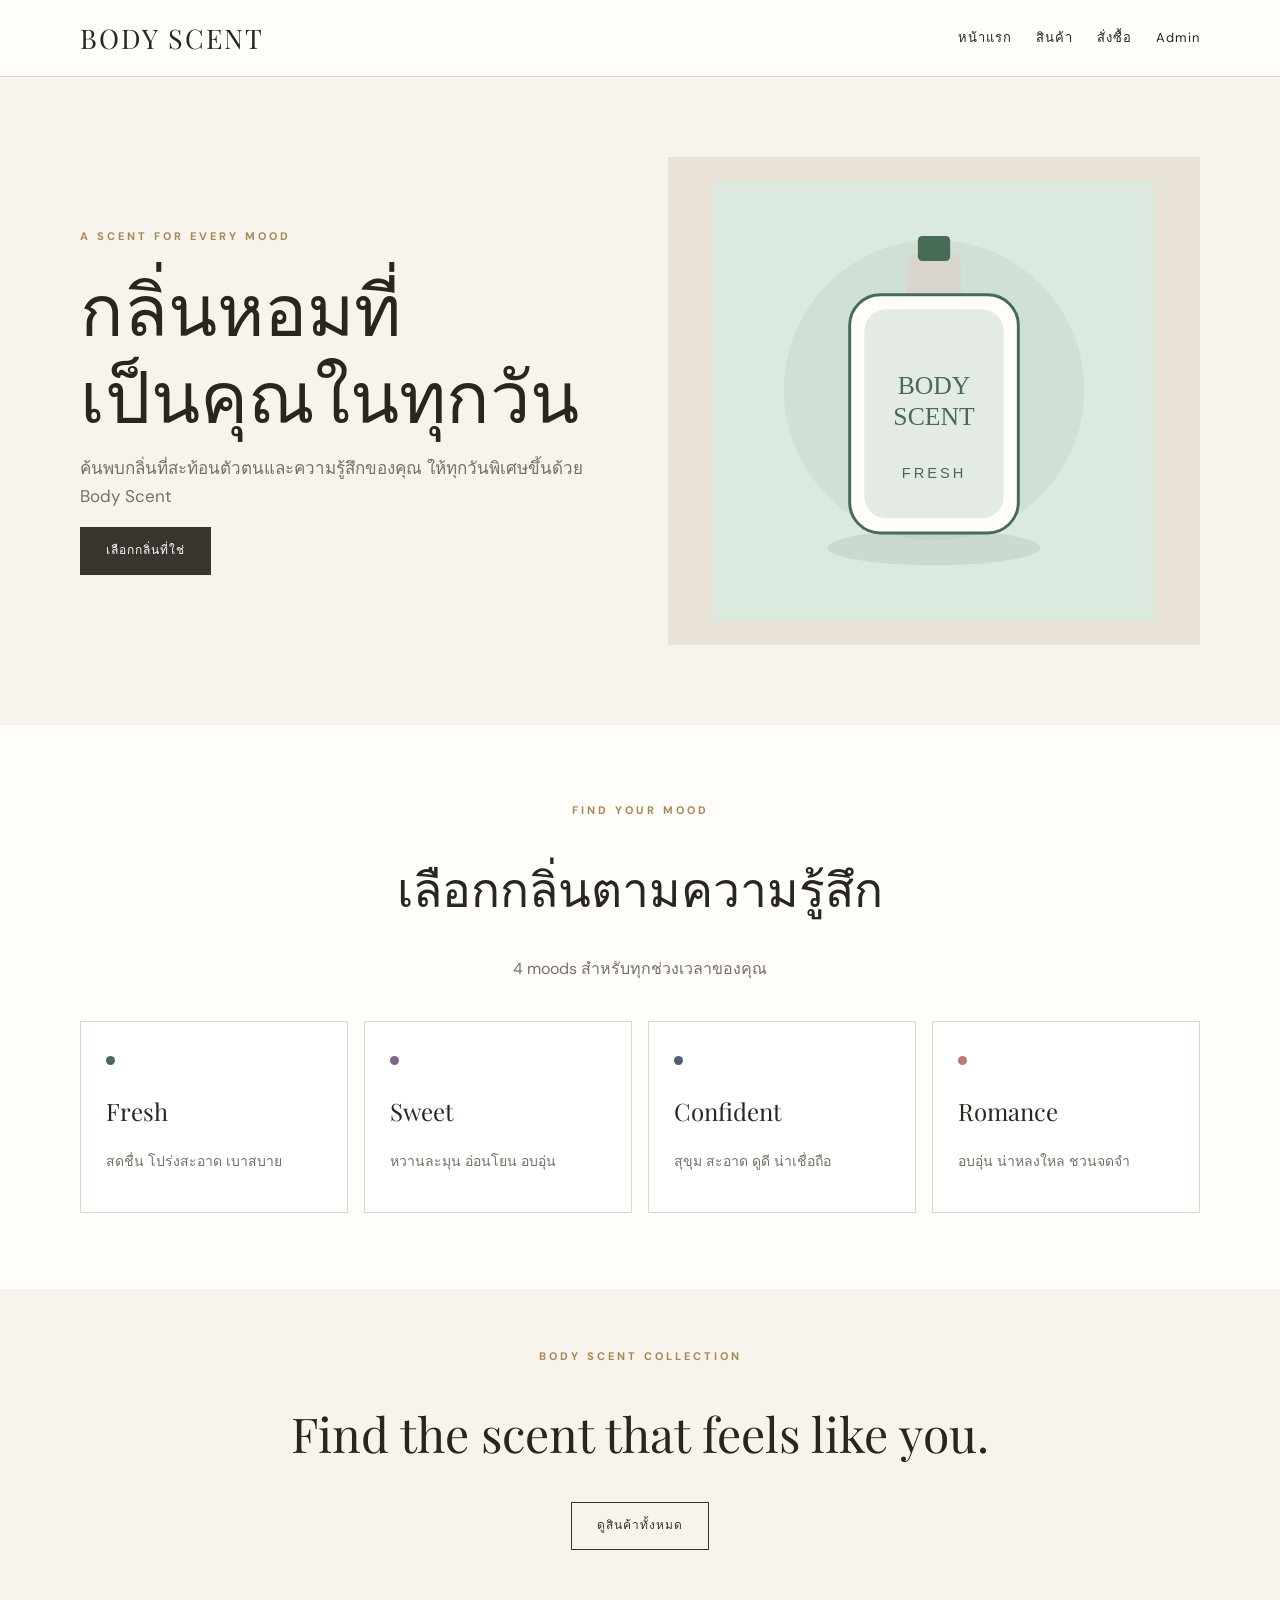
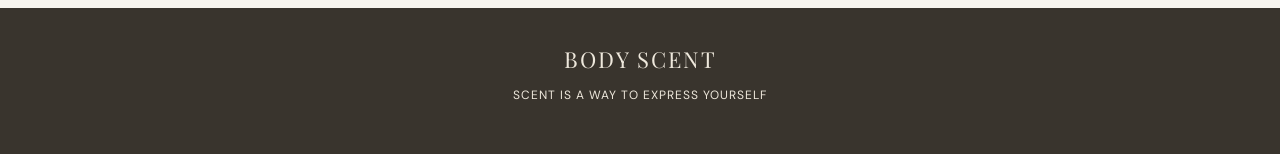
<file: index.html>
<!doctype html><html lang="th"><head><meta charset="utf-8"><meta name="viewport" content="width=device-width,initial-scale=1"><title>หน้าแรก | Body Scent</title><link rel="stylesheet" href="style.css"></head><body><header><div class="container nav"><a class="logo" href="index.html">BODY SCENT</a><nav><a href="index.html">หน้าแรก</a><a href="product.html">สินค้า</a><a href="order.html">สั่งซื้อ</a><a href="admin.html">Admin</a></nav></div></header><main><section class="hero"><div class="container hero-grid"><div><div class="eyebrow">A SCENT FOR EVERY MOOD</div><h1>กลิ่นหอมที่<br>เป็นคุณในทุกวัน</h1><p class="lead">ค้นพบกลิ่นที่สะท้อนตัวตนและความรู้สึกของคุณ ให้ทุกวันพิเศษขึ้นด้วย Body Scent</p><a class="btn" href="product.html">เลือกกลิ่นที่ใช่</a></div><div class="hero-art"><img src="images/fresh.svg" alt="Body Scent Fresh"></div></div></section><section class="section"><div class="container"><div class="section-head"><div class="eyebrow">FIND YOUR MOOD</div><h2>เลือกกลิ่นตามความรู้สึก</h2><p>4 moods สำหรับทุกช่วงเวลาของคุณ</p></div><div class="mood-grid"><a class="mood-card" href="product.html?mood=fresh"><span class="mood-dot fresh"></span><h3>Fresh</h3><p>สดชื่น โปร่งสะอาด เบาสบาย</p></a><a class="mood-card" href="product.html?mood=sweet"><span class="mood-dot sweet"></span><h3>Sweet</h3><p>หวานละมุน อ่อนโยน อบอุ่น</p></a><a class="mood-card" href="product.html?mood=confident"><span class="mood-dot confident"></span><h3>Confident</h3><p>สุขุม สะอาด ดูดี น่าเชื่อถือ</p></a><a class="mood-card" href="product.html?mood=romance"><span class="mood-dot romance"></span><h3>Romance</h3><p>อบอุ่น น่าหลงใหล ชวนจดจำ</p></a></div></div></section><section class="band"><div class="container"><div class="eyebrow">BODY SCENT COLLECTION</div><h2>Find the scent that feels like you.</h2><a class="btn btn-outline" href="product.html">ดูสินค้าทั้งหมด</a></div></section></main><footer><div class="logo">BODY SCENT</div><p>SCENT IS A WAY TO EXPRESS YOURSELF</p></footer><script src="script.js"></script></body></html>
</file>
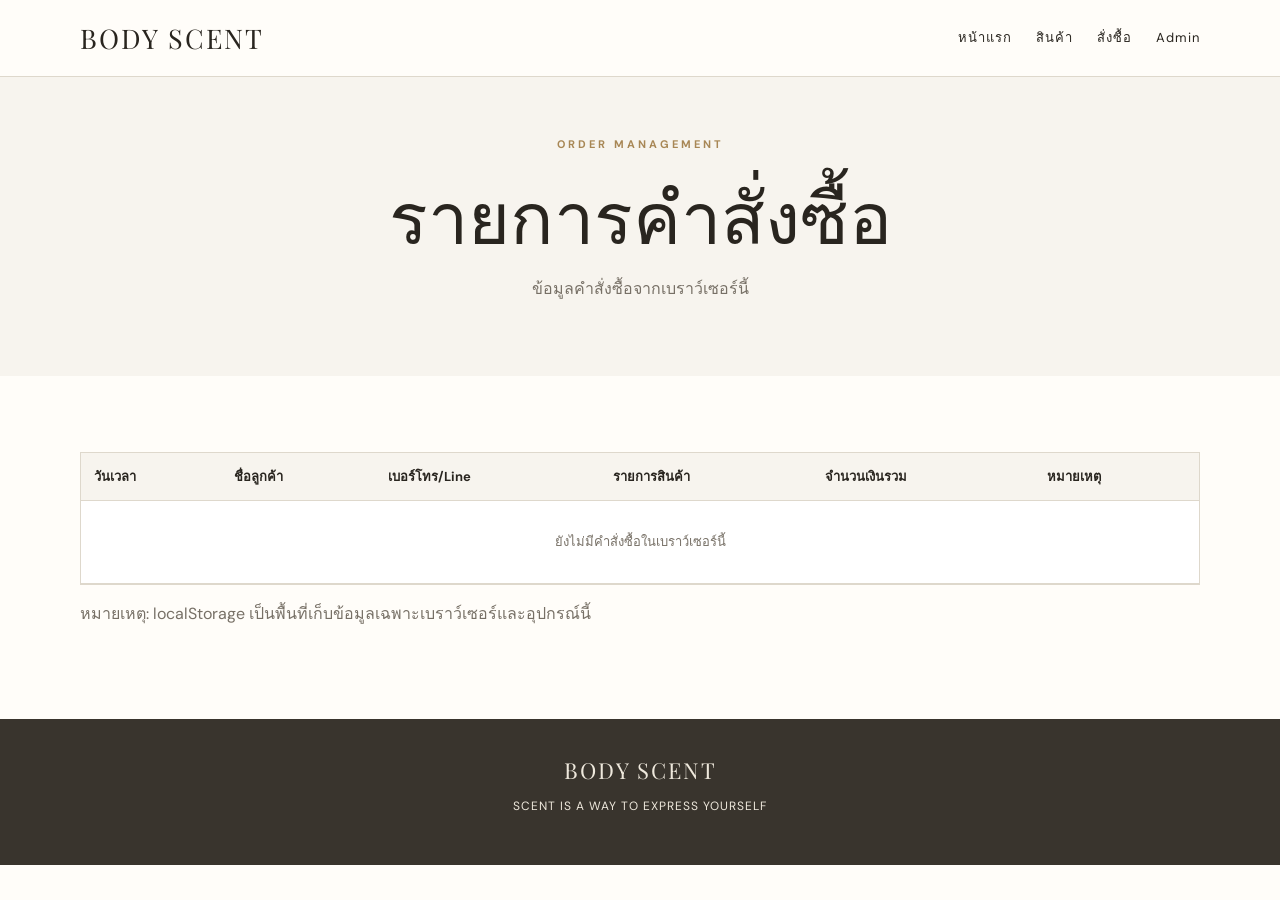
<file: admin.html>
<!doctype html><html lang="th"><head><meta charset="utf-8"><meta name="viewport" content="width=device-width,initial-scale=1"><title>Admin | Body Scent</title><link rel="stylesheet" href="style.css"></head><body><header><div class="container nav"><a class="logo" href="index.html">BODY SCENT</a><nav><a href="index.html">หน้าแรก</a><a href="product.html">สินค้า</a><a href="order.html">สั่งซื้อ</a><a href="admin.html">Admin</a></nav></div></header><main><section class="page-intro"><div class="container"><div class="eyebrow">ORDER MANAGEMENT</div><h1>รายการคำสั่งซื้อ</h1><p>ข้อมูลคำสั่งซื้อจากเบราว์เซอร์นี้</p></div></section><section class="section"><div class="container"><div class="table-wrap"><table id="ordersTable"><thead><tr><th>วันเวลา</th><th>ชื่อลูกค้า</th><th>เบอร์โทร/Line</th><th>รายการสินค้า</th><th>จำนวนเงินรวม</th><th>หมายเหตุ</th></tr></thead><tbody><tr><td colspan="6" class="empty">กำลังโหลดข้อมูล...</td></tr></tbody></table></div><p class="muted">หมายเหตุ: localStorage เป็นพื้นที่เก็บข้อมูลเฉพาะเบราว์เซอร์และอุปกรณ์นี้</p></div></section></main><footer><div class="logo">BODY SCENT</div><p>SCENT IS A WAY TO EXPRESS YOURSELF</p></footer><script src="script.js"></script></body></html>
</file>
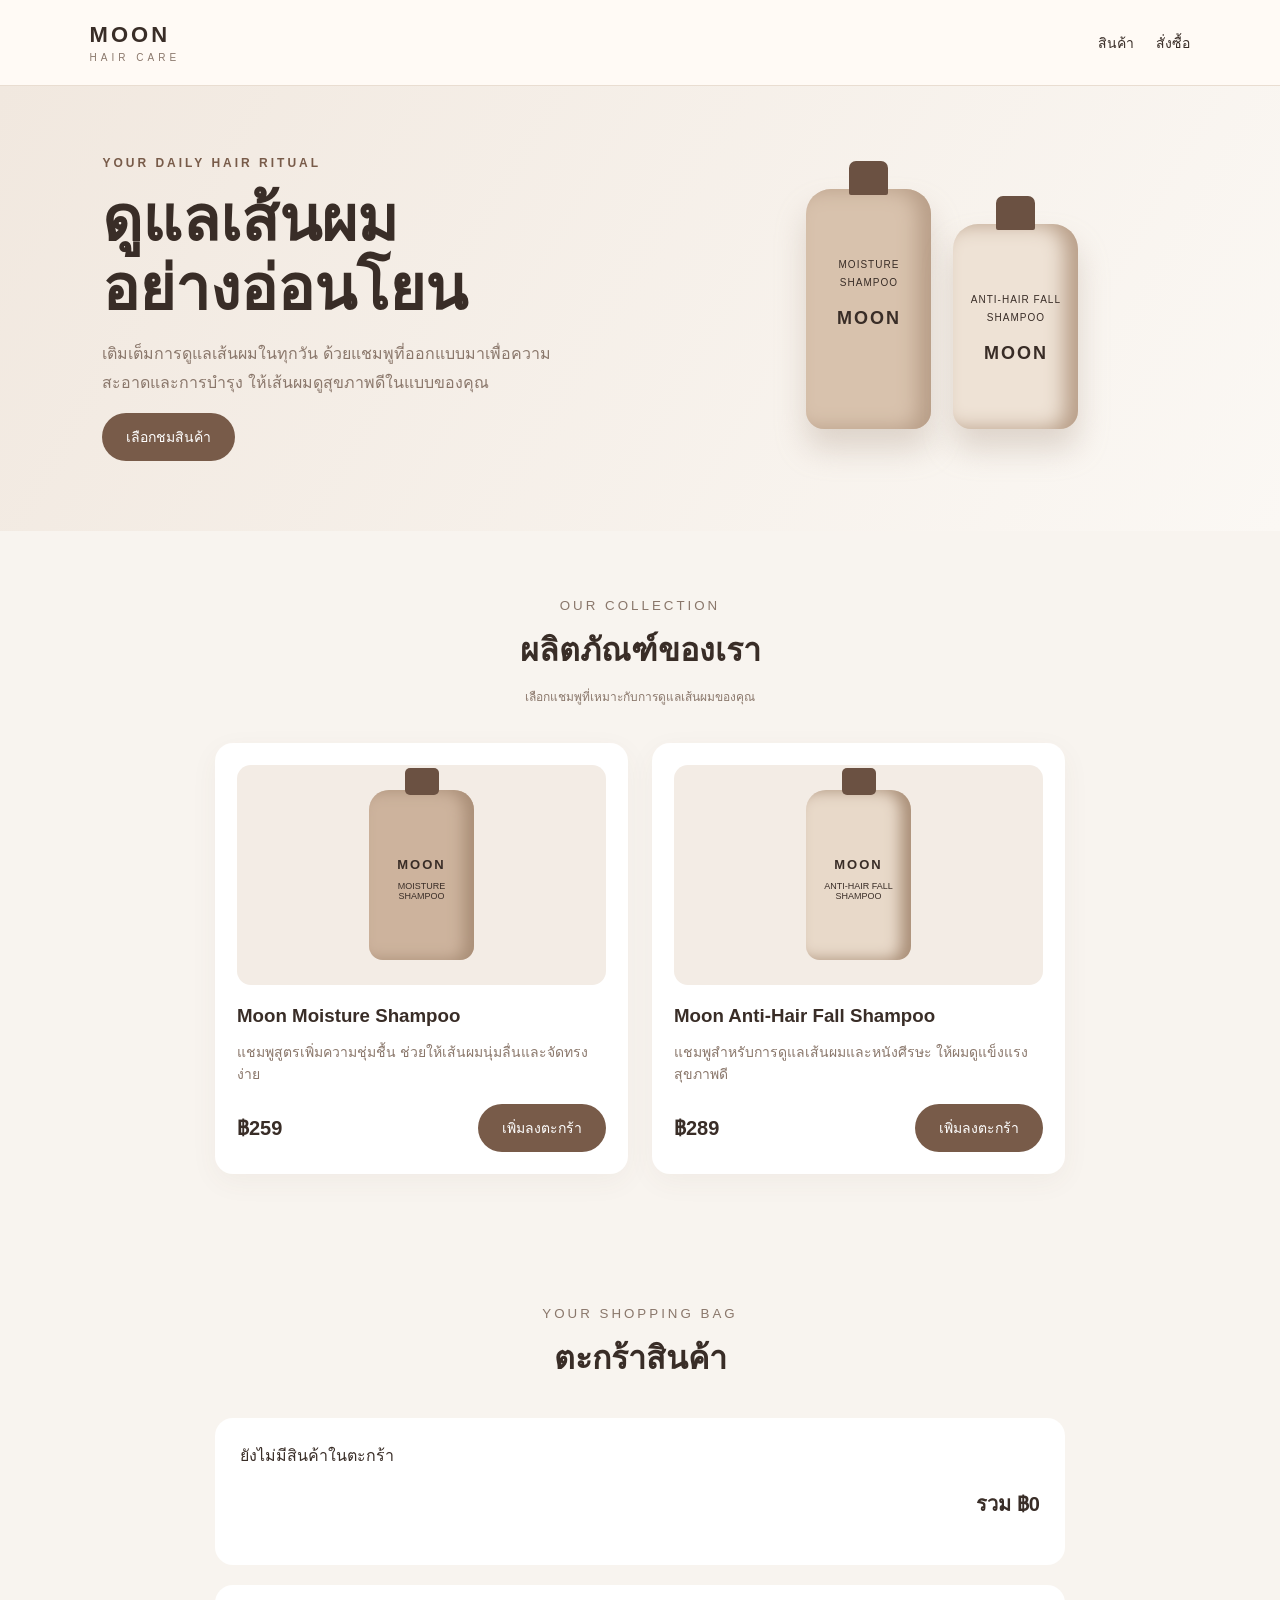
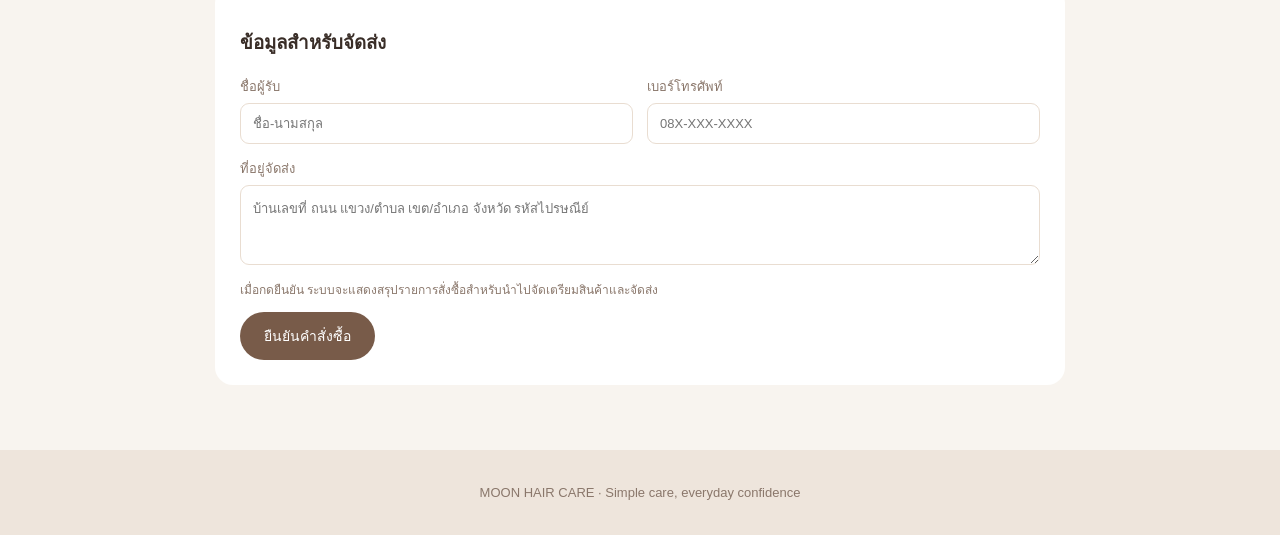
<file: MOON_HAIR_CARE_READY.html>
<!doctype html>
<html lang="th">
<head>
<meta charset="utf-8">
<meta name="viewport" content="width=device-width,initial-scale=1">
<title>MOON HAIR CARE | Shampoo Store</title>
<style>
:root{--ink:#392d27;--muted:#8a776b;--cream:#f8f4ef;--sand:#e9ddd1;--brown:#785b49;--white:#fff}
*{box-sizing:border-box}body{margin:0;background:var(--cream);color:var(--ink);font-family:Arial,"Noto Sans Thai",sans-serif}
header{padding:22px 7%;display:flex;justify-content:space-between;align-items:center;background:#fffaf5;position:sticky;top:0;z-index:5;border-bottom:1px solid var(--sand)}
.logo{font-size:22px;font-weight:800;letter-spacing:3px}.logo small{display:block;font-size:10px;letter-spacing:4px;color:var(--muted);font-weight:400;margin-top:4px}
nav a{color:var(--ink);text-decoration:none;margin-left:22px;font-size:14px}
.hero{padding:70px 8%;display:grid;grid-template-columns:1.1fr .9fr;gap:30px;align-items:center;background:linear-gradient(120deg,#f1e8df,#fbf8f4)}
.eyebrow{letter-spacing:3px;color:var(--brown);font-size:12px;font-weight:bold}.hero h1{font-size:clamp(36px,5vw,62px);line-height:1.12;margin:15px 0}.hero p{color:var(--muted);line-height:1.8;max-width:480px}.hero-art{min-height:300px;display:flex;align-items:center;justify-content:center}
.bottles{display:flex;align-items:end;gap:22px}.bottle{width:125px;height:240px;border-radius:25px 25px 18px 18px;background:#d8c2ad;box-shadow:inset -13px 0 20px #b89e88,0 20px 30px #b7a59666;position:relative;text-align:center;padding-top:65px}.bottle:before{content:"";position:absolute;top:-28px;left:43px;width:39px;height:34px;background:#6b5142;border-radius:7px 7px 2px 2px}.bottle:after{content:"MOON";display:block;font-weight:bold;letter-spacing:2px;font-size:18px;margin-top:18px}.bottle span{font-size:10px;letter-spacing:1px}.bottle.second{height:205px;background:#eee2d5}.btn{display:inline-block;background:var(--brown);color:white;text-decoration:none;border:0;border-radius:30px;padding:13px 24px;cursor:pointer;font-size:14px}
section{padding:65px 8%}.section-head{text-align:center;margin-bottom:35px}.section-head small{letter-spacing:3px;color:var(--muted)}.section-head h2{font-size:32px;margin:10px}
.products{display:grid;grid-template-columns:repeat(2,minmax(0,1fr));gap:24px;max-width:850px;margin:auto}.card{background:white;border-radius:18px;padding:22px;box-shadow:0 8px 28px #6b51420d}.product-art{height:220px;background:#f3ece5;border-radius:14px;display:flex;justify-content:center;align-items:center;margin-bottom:20px}.mini-bottle{width:105px;height:170px;border-radius:20px 20px 14px 14px;background:#cdb39d;position:relative;text-align:center;padding-top:65px;box-shadow:inset -10px 0 15px #a98e77}.mini-bottle:before{content:"";position:absolute;top:-22px;left:36px;width:34px;height:27px;background:#6b5142;border-radius:5px}.mini-bottle.light{background:#e8d9c9}.mini-bottle b{font-size:13px;letter-spacing:2px}.mini-bottle small{display:block;font-size:9px;margin-top:8px}.card h3{margin:8px 0}.desc{color:var(--muted);font-size:14px;line-height:1.6;min-height:44px}.price-row{display:flex;justify-content:space-between;align-items:center;margin-top:18px}.price{font-size:20px;font-weight:bold}.cart{max-width:850px;margin:0 auto;background:white;border-radius:18px;padding:25px}.cart-line{display:flex;justify-content:space-between;gap:15px;padding:12px 0;border-bottom:1px solid var(--sand)}.cart-total{text-align:right;font-size:20px;font-weight:bold;margin:20px 0}.checkout{max-width:850px;margin:20px auto 0;background:white;padding:25px;border-radius:18px}.fields{display:grid;grid-template-columns:1fr 1fr;gap:14px}label{font-size:13px;color:var(--muted)}input,textarea{width:100%;padding:12px;border:1px solid var(--sand);border-radius:9px;margin-top:6px;font:inherit}textarea{min-height:80px}.full{grid-column:1/-1}.note{font-size:12px;color:var(--muted);line-height:1.7}footer{text-align:center;padding:35px;background:#eee5dc;color:var(--muted);font-size:13px}
@media(max-width:650px){header{padding:18px 5%}nav a{margin-left:10px;font-size:12px}.hero{grid-template-columns:1fr;padding:50px 7%}.hero-art{min-height:230px}.bottle{transform:scale(.85)}.products{grid-template-columns:1fr}section{padding:48px 6%}.fields{grid-template-columns:1fr}.full{grid-column:auto}}
</style>
</head>
<body>
<header><div class="logo">MOON<small>HAIR CARE</small></div><nav><a href="#products">สินค้า</a><a href="#order">สั่งซื้อ</a></nav></header>
<div class="hero"><div><div class="eyebrow">YOUR DAILY HAIR RITUAL</div><h1>ดูแลเส้นผม<br>อย่างอ่อนโยน</h1><p>เติมเต็มการดูแลเส้นผมในทุกวัน ด้วยแชมพูที่ออกแบบมาเพื่อความสะอาดและการบำรุง ให้เส้นผมดูสุขภาพดีในแบบของคุณ</p><a class="btn" href="#products">เลือกชมสินค้า</a></div><div class="hero-art"><div class="bottles"><div class="bottle"><span>MOISTURE<br>SHAMPOO</span></div><div class="bottle second"><span>ANTI-HAIR FALL<br>SHAMPOO</span></div></div></div></div>
<section id="products"><div class="section-head"><small>OUR COLLECTION</small><h2>ผลิตภัณฑ์ของเรา</h2><p class="note">เลือกแชมพูที่เหมาะกับการดูแลเส้นผมของคุณ</p></div><div class="products" id="productList">
<article class="card"><div class="product-art"><div class="mini-bottle"><b>MOON</b><small>MOISTURE<br>SHAMPOO</small></div></div><h3>Moon Moisture Shampoo</h3><p class="desc">แชมพูสูตรเพิ่มความชุ่มชื้น ช่วยให้เส้นผมนุ่มลื่นและจัดทรงง่าย</p><div class="price-row"><span class="price">฿259</span><button class="btn" onclick="addToCart(1)">เพิ่มลงตะกร้า</button></div></article>
<article class="card"><div class="product-art"><div class="mini-bottle light"><b>MOON</b><small>ANTI-HAIR FALL<br>SHAMPOO</small></div></div><h3>Moon Anti-Hair Fall Shampoo</h3><p class="desc">แชมพูสำหรับการดูแลเส้นผมและหนังศีรษะ ให้ผมดูแข็งแรงสุขภาพดี</p><div class="price-row"><span class="price">฿289</span><button class="btn" onclick="addToCart(2)">เพิ่มลงตะกร้า</button></div></article></div></section>
<section id="order"><div class="section-head"><small>YOUR SHOPPING BAG</small><h2>ตะกร้าสินค้า</h2></div><div class="cart"><div id="cartItems">ยังไม่มีสินค้าในตะกร้า</div><div class="cart-total" id="total">รวม ฿0</div></div>
<div class="checkout"><h3>ข้อมูลสำหรับจัดส่ง</h3><form id="orderForm"><div class="fields"><label>ชื่อผู้รับ<input name="name" required placeholder="ชื่อ-นามสกุล"></label><label>เบอร์โทรศัพท์<input name="phone" required placeholder="08X-XXX-XXXX"></label><label class="full">ที่อยู่จัดส่ง<textarea name="address" required placeholder="บ้านเลขที่ ถนน แขวง/ตำบล เขต/อำเภอ จังหวัด รหัสไปรษณีย์"></textarea></label></div><p class="note">เมื่อกดยืนยัน ระบบจะแสดงสรุปรายการสั่งซื้อสำหรับนำไปจัดเตรียมสินค้าและจัดส่ง</p><button class="btn" type="submit">ยืนยันคำสั่งซื้อ</button></form><div id="confirmation"></div></div></section>
<footer>MOON HAIR CARE · Simple care, everyday confidence</footer>
<script>
const products={1:{name:"Moon Moisture Shampoo",price:259},2:{name:"Moon Anti-Hair Fall Shampoo",price:289}};let cart={};
function addToCart(id){cart[id]=(cart[id]||0)+1;renderCart();document.getElementById('order').scrollIntoView({behavior:'smooth'});}
function renderCart(){let el=document.getElementById('cartItems'),total=0;let ids=Object.keys(cart);if(!ids.length){el.textContent='ยังไม่มีสินค้าในตะกร้า';document.getElementById('total').textContent='รวม ฿0';return;}el.innerHTML=ids.map(id=>{let p=products[id],sum=p.price*cart[id];total+=sum;return `<div class="cart-line"><span>${p.name} × ${cart[id]}</span><strong>฿${sum.toLocaleString('th-TH')}</strong></div>`}).join('');document.getElementById('total').textContent='รวม ฿'+total.toLocaleString('th-TH');}
document.getElementById('orderForm').addEventListener('submit',e=>{e.preventDefault();if(!Object.keys(cart).length){alert('กรุณาเพิ่มสินค้าลงตะกร้าก่อน');return;}let f=new FormData(e.target),items=Object.keys(cart).map(id=>products[id].name+' × '+cart[id]).join('\n');let total=Object.keys(cart).reduce((s,id)=>s+products[id].price*cart[id],0);let msg=`คำสั่งซื้อ MOON HAIR CARE\nผู้รับ: ${f.get('name')}\nโทร: ${f.get('phone')}\nที่อยู่: ${f.get('address')}\nรายการ:\n${items}\nยอดรวม: ฿${total}`;document.getElementById('confirmation').innerHTML='<p style="color:#785b49;white-space:pre-line;margin-top:20px">บันทึกสรุปคำสั่งซื้อเรียบร้อยแล้ว สามารถพิมพ์หน้านี้หรือคัดลอกข้อมูลเพื่อจัดเตรียมพัสดุได้</p><button class="btn" type="button" onclick="window.print()">พิมพ์ใบสรุปคำสั่งซื้อ</button><button class="btn" style="margin-left:8px" type="button" onclick="navigator.clipboard.writeText('+JSON.stringify(msg)+').then(()=>alert(\'คัดลอกแล้ว\'))">คัดลอกข้อมูล</button>';});
</script></body></html>
</file>
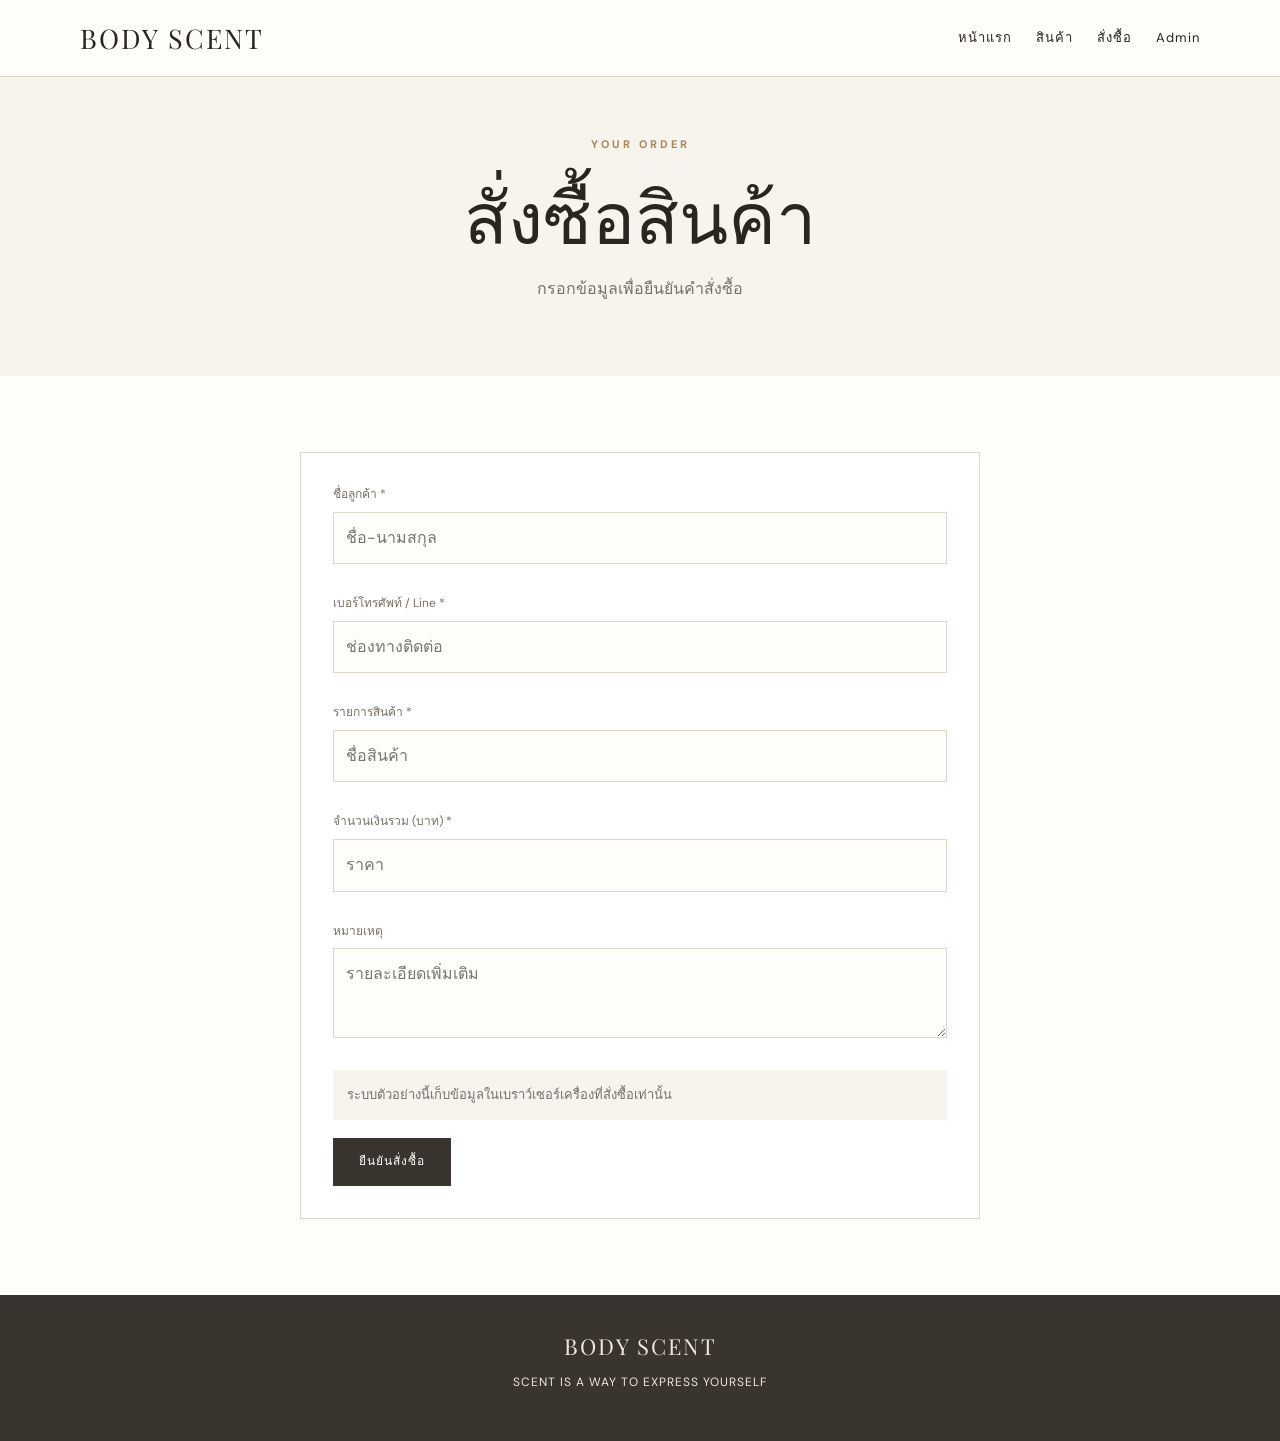
<file: order.html>
<!doctype html><html lang="th"><head><meta charset="utf-8"><meta name="viewport" content="width=device-width,initial-scale=1"><title>สั่งซื้อ | Body Scent</title><link rel="stylesheet" href="style.css"></head><body><header><div class="container nav"><a class="logo" href="index.html">BODY SCENT</a><nav><a href="index.html">หน้าแรก</a><a href="product.html">สินค้า</a><a href="order.html">สั่งซื้อ</a><a href="admin.html">Admin</a></nav></div></header><main><section class="page-intro"><div class="container"><div class="eyebrow">YOUR ORDER</div><h1>สั่งซื้อสินค้า</h1><p>กรอกข้อมูลเพื่อยืนยันคำสั่งซื้อ</p></div></section><section class="section"><div class="container"><div class="form-wrap"><form id="orderForm"><div class="form-grid"><div class="field full"><label for="customerName">ชื่อลูกค้า *</label><input id="customerName" required placeholder="ชื่อ-นามสกุล"></div><div class="field full"><label for="contact">เบอร์โทรศัพท์ / Line *</label><input id="contact" required placeholder="ช่องทางติดต่อ"></div><div class="field full"><label for="items">รายการสินค้า *</label><input id="items" required placeholder="ชื่อสินค้า"></div><div class="field full"><label for="total">จำนวนเงินรวม (บาท) *</label><input id="total" type="number" min="0" required placeholder="ราคา"></div><div class="field full"><label for="note">หมายเหตุ</label><textarea id="note" placeholder="รายละเอียดเพิ่มเติม"></textarea></div></div><div class="notice">ระบบตัวอย่างนี้เก็บข้อมูลในเบราว์เซอร์เครื่องที่สั่งซื้อเท่านั้น</div><button class="btn" type="submit">ยืนยันสั่งซื้อ</button></form></div></div></section></main><footer><div class="logo">BODY SCENT</div><p>SCENT IS A WAY TO EXPRESS YOURSELF</p></footer><script src="script.js"></script></body></html>
</file>
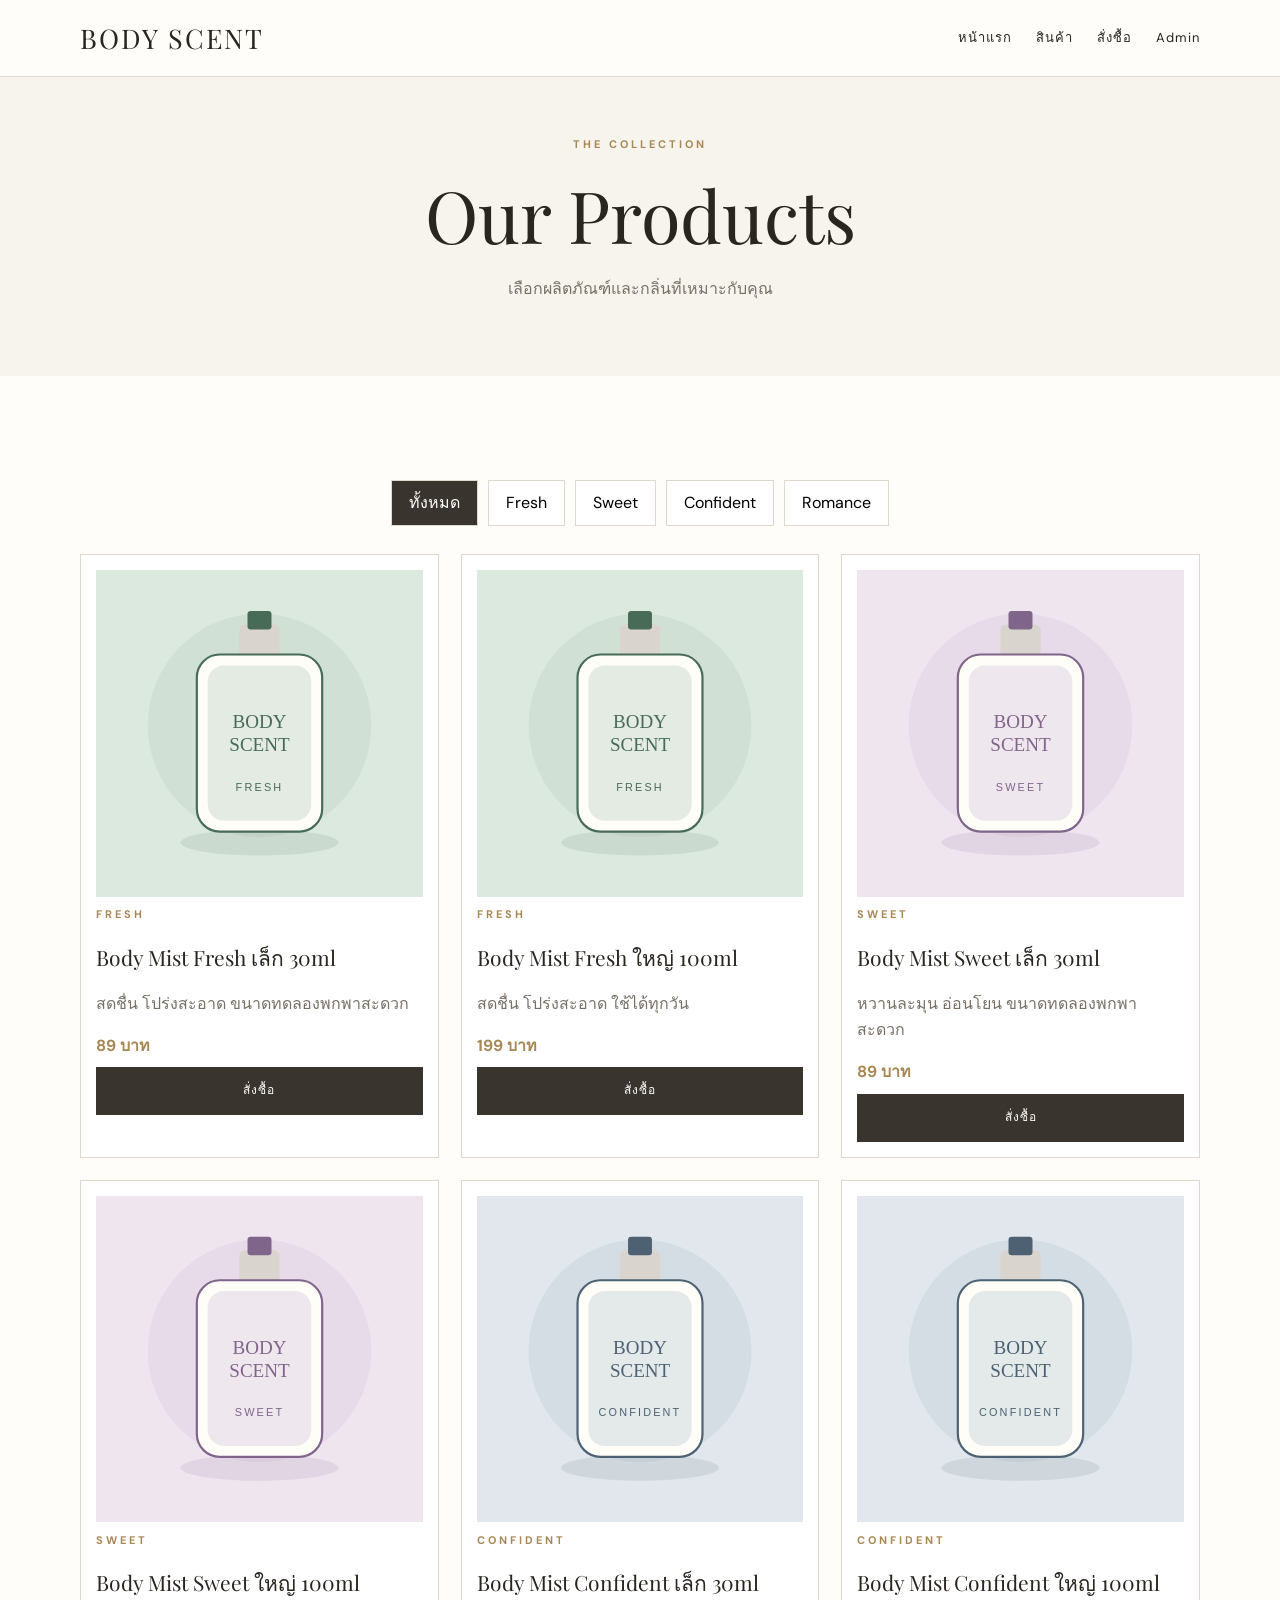
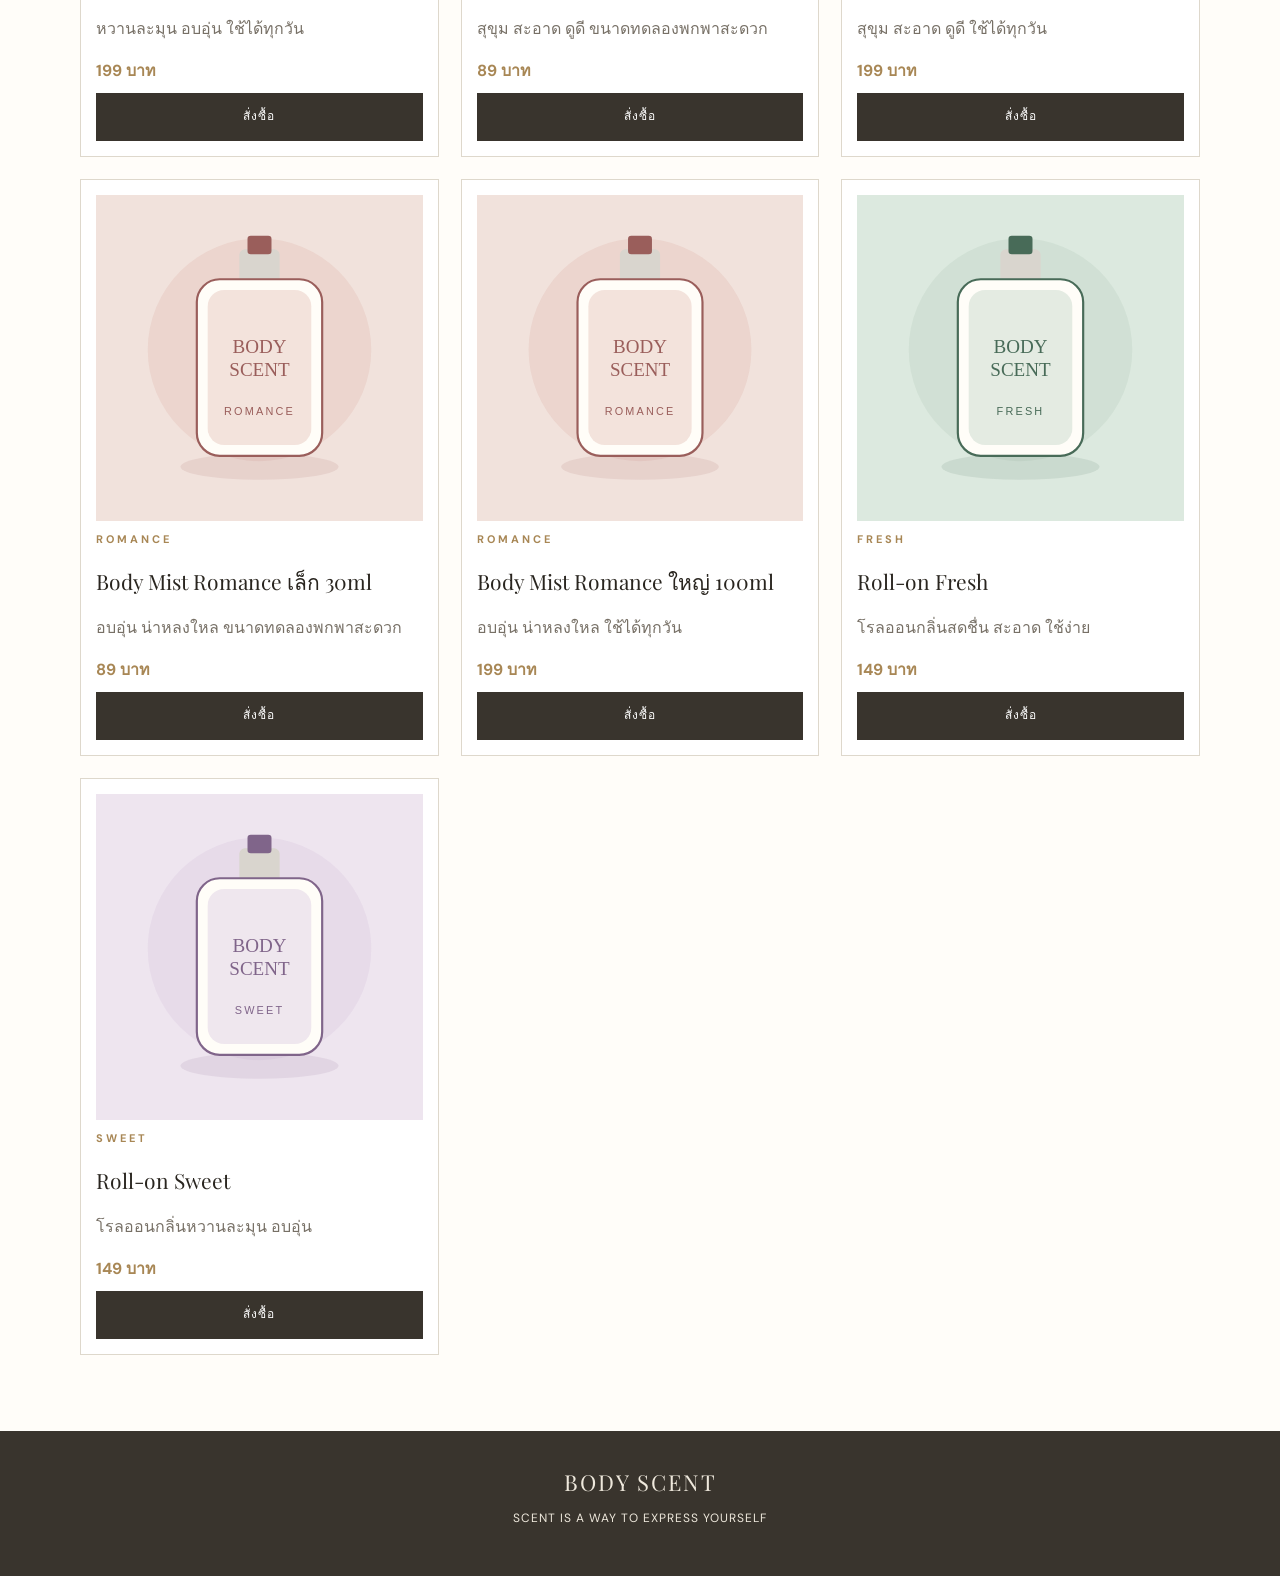
<file: product.html>
<!doctype html><html lang="th"><head><meta charset="utf-8"><meta name="viewport" content="width=device-width,initial-scale=1"><title>สินค้า | Body Scent</title><link rel="stylesheet" href="style.css"></head><body><header><div class="container nav"><a class="logo" href="index.html">BODY SCENT</a><nav><a href="index.html">หน้าแรก</a><a href="product.html">สินค้า</a><a href="order.html">สั่งซื้อ</a><a href="admin.html">Admin</a></nav></div></header><main><section class="page-intro"><div class="container"><div class="eyebrow">THE COLLECTION</div><h1>Our Products</h1><p>เลือกผลิตภัณฑ์และกลิ่นที่เหมาะกับคุณ</p></div></section><section class="section"><div class="container"><div id="filter-bar" class="filters"></div><div id="product-list" class="product-grid"><p class="empty">กำลังโหลดสินค้า...</p></div></div></section></main><footer><div class="logo">BODY SCENT</div><p>SCENT IS A WAY TO EXPRESS YOURSELF</p></footer><script src="script.js"></script></body></html>
</file>
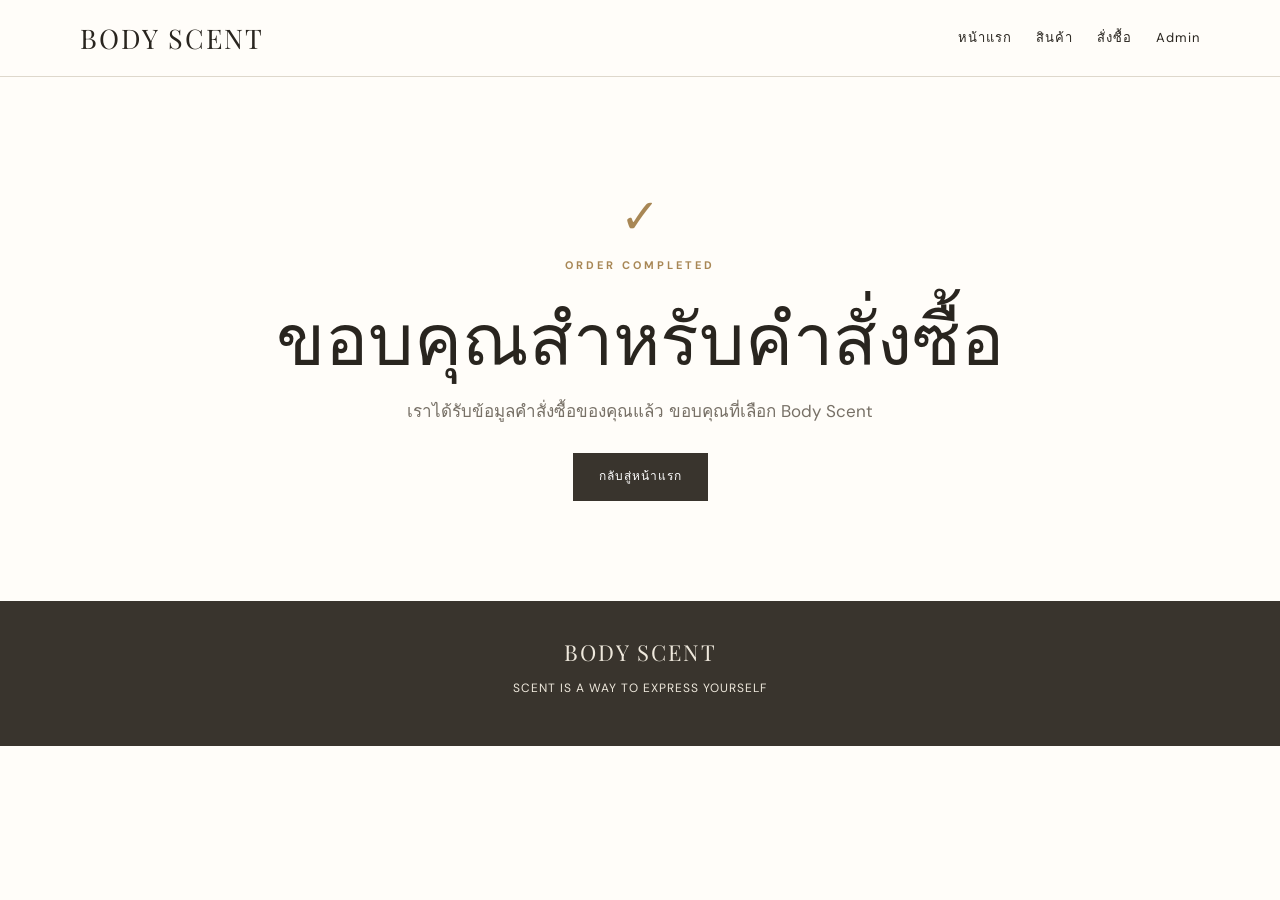
<file: thankyou.html>
<!doctype html><html lang="th"><head><meta charset="utf-8"><meta name="viewport" content="width=device-width,initial-scale=1"><title>ขอบคุณ | Body Scent</title><link rel="stylesheet" href="style.css"></head><body><header><div class="container nav"><a class="logo" href="index.html">BODY SCENT</a><nav><a href="index.html">หน้าแรก</a><a href="product.html">สินค้า</a><a href="order.html">สั่งซื้อ</a><a href="admin.html">Admin</a></nav></div></header><main><section class="success"><div class="check">✓</div><div class="eyebrow">ORDER COMPLETED</div><h1>ขอบคุณสำหรับคำสั่งซื้อ</h1><p class="lead" style="margin:0 auto 28px">เราได้รับข้อมูลคำสั่งซื้อของคุณแล้ว ขอบคุณที่เลือก Body Scent</p><a class="btn" href="index.html">กลับสู่หน้าแรก</a></section></main><footer><div class="logo">BODY SCENT</div><p>SCENT IS A WAY TO EXPRESS YOURSELF</p></footer><script src="script.js"></script></body></html>
</file>
<file: style.css>
@import url('https://fonts.googleapis.com/css2?family=DM+Sans:wght@400;500;600;700&family=Playfair+Display:wght@400;500;600&display=swap');
:root{--ink:#29251f;--muted:#777066;--cream:#f7f4ee;--paper:#fffdf9;--line:#ded8cc;--gold:#a88755;--dark:#39342d}
*{box-sizing:border-box}body{margin:0;background:var(--paper);color:var(--ink);font-family:'DM Sans',sans-serif;line-height:1.65}a{color:inherit;text-decoration:none}button,input,textarea{font:inherit}.container{width:min(1120px,calc(100% - 40px));margin:auto}
header{background:#fffdf9ee;border-bottom:1px solid var(--line);position:sticky;top:0;z-index:5}.nav{height:76px;display:flex;align-items:center;justify-content:space-between}.logo{font:27px 'Playfair Display',serif;letter-spacing:2px}nav{display:flex;gap:24px;font-size:13px;letter-spacing:1px}
h1,h2,h3{font-family:'Playfair Display',serif;font-weight:400;line-height:1.2}h1{font-size:clamp(42px,6vw,72px);margin:18px 0}h2{font-size:clamp(32px,4vw,48px)}h3{font-size:24px}.eyebrow{font-size:11px;letter-spacing:3px;color:var(--gold);font-weight:700}.lead{font-size:17px;color:var(--muted);max-width:540px}
.hero{background:var(--cream);padding:80px 0}.hero-grid{display:grid;grid-template-columns:1fr 1fr;gap:55px;align-items:center}.hero-art{background:#e9e2d7;padding:24px}.hero-art img{width:100%;max-width:440px;display:block;margin:auto}
.btn{display:inline-block;padding:13px 25px;background:var(--dark);color:white;border:1px solid var(--dark);font-size:12px;letter-spacing:1px;cursor:pointer}.btn:hover{background:var(--gold)}.btn-outline{background:transparent;color:var(--dark)}
.section{padding:76px 0}.section-head,.page-intro{text-align:center}.section-head{margin-bottom:38px}.section-head p,.page-intro p,.muted{color:var(--muted)}.mood-grid{display:grid;grid-template-columns:repeat(4,1fr);gap:16px}.mood-card{padding:25px;border:1px solid var(--line);background:white}.mood-card p{font-size:14px;color:var(--muted)}.mood-dot{width:9px;height:9px;border-radius:50%;display:inline-block;margin-right:8px}.fresh{background:#486b58}.sweet{background:#80658a}.confident{background:#4d6173}.romance{background:#b87976}
.band,.page-intro{background:var(--cream);padding:58px 0}.band{text-align:center}.filters{display:flex;justify-content:center;gap:10px;flex-wrap:wrap;margin:28px 0}.filter-btn{padding:9px 17px;border:1px solid var(--line);background:white;cursor:pointer}.filter-btn.active{background:var(--dark);color:white}.product-grid{display:grid;grid-template-columns:repeat(3,1fr);gap:22px}.product-card{border:1px solid var(--line);padding:15px;background:white}.product-card img{width:100%;aspect-ratio:1;object-fit:cover;background:var(--cream)}.product-card h3{font-size:21px}.price{color:var(--gold);font-weight:700;margin:8px 0}.product-card .btn{width:100%;text-align:center}
.form-wrap{max-width:680px;margin:auto;padding:32px;border:1px solid var(--line);background:white}.form-grid{display:grid;grid-template-columns:1fr 1fr;gap:16px}.field{display:flex;flex-direction:column;gap:7px;margin-bottom:14px}.field.full{grid-column:1/-1}.field label{font-size:12px;color:var(--muted)}.field input,.field textarea{padding:12px;border:1px solid var(--line);background:#fffdf9}.field textarea{min-height:90px}.notice{padding:14px;background:var(--cream);color:var(--muted);font-size:13px;margin:18px 0}
.success{text-align:center;padding:100px 20px}.check{font-size:48px;color:var(--gold)}.table-wrap{overflow:auto;border:1px solid var(--line)}table{width:100%;border-collapse:collapse;min-width:740px;background:white}th,td{text-align:left;padding:13px;border-bottom:1px solid var(--line);font-size:13px}th{background:var(--cream)}.empty{text-align:center;padding:30px;color:var(--muted)}
footer{background:var(--dark);color:#eee8dc;padding:36px;text-align:center;font-size:12px;letter-spacing:1px}footer .logo{font-size:22px}
@media(max-width:800px){.hero-grid{grid-template-columns:1fr}.mood-grid{grid-template-columns:repeat(2,1fr)}.product-grid{grid-template-columns:repeat(2,1fr)}}@media(max-width:520px){.nav{height:auto;padding:14px 0;align-items:flex-start;flex-direction:column;gap:8px}nav{gap:12px;flex-wrap:wrap;font-size:11px}.mood-grid,.product-grid,.form-grid{grid-template-columns:1fr}.field.full{grid-column:auto}.form-wrap{padding:20px}}
</file>
